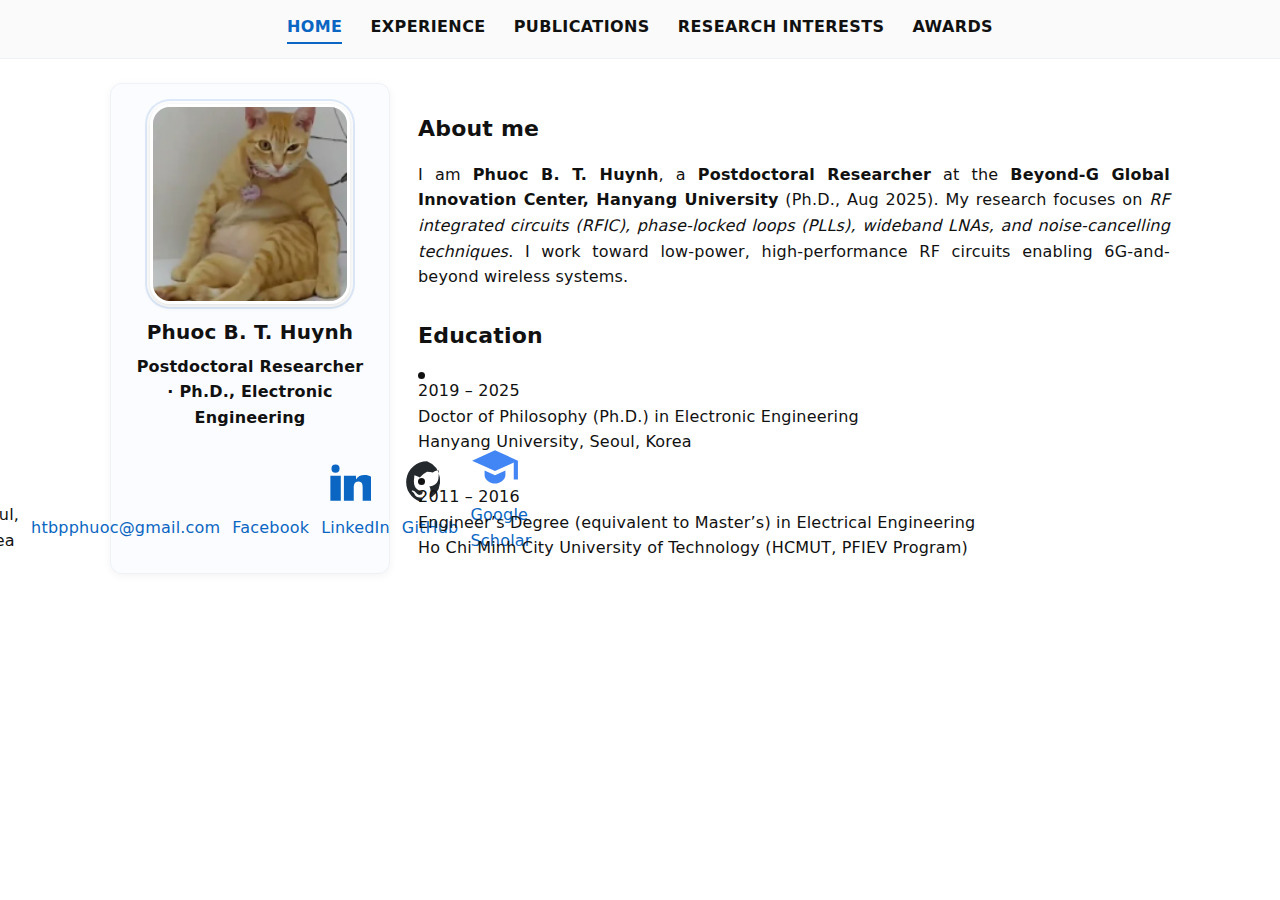
<file: index.html>
<!doctype html>
<html lang="en">
<head>
  <meta charset="utf-8"/>
  <meta name="viewport" content="width=device-width,initial-scale=1"/>
  <title>Home – Phuoc B. T. Huynh</title>
  <link rel="stylesheet" href="style.css">
</head>
<body>
  <div class="topnav">
    <a class="active" href="index.html">Home</a>
    <a href="experience.html">Experience</a>
    <a href="publications.html">Publications</a>
    <a href="research.html">Research Interests</a>
    <a href="awards.html">Awards</a>
  </div>

  <div class="layout">
    <aside class="sidebar">
      <img class="avatar" src="avatar.jpg" alt="Profile photo"/>
      <div class="name">Phuoc B. T. Huynh</div>
      <div class="subtitle">Postdoctoral Researcher · Ph.D., Electronic Engineering</div>
      <ul class="social-list">
        <li><span class="icon location"></span><span class="label">Seoul, Korea</span></li>
        <li><span class="icon email"></span><a class="label" href="mailto:htbpphuoc@gmail.com">htbpphuoc@gmail.com</a></li>
        <li><span class="icon facebook"></span><a class="label" href="https://www.facebook.com/htbpphuoc" target="_blank" rel="noopener">Facebook</a></li>
        <li><span class="icon linkedin"></span><a class="label" href="https://kr.linkedin.com/in/phuoc-b-t-huynh-37b269137" target="_blank" rel="noopener">LinkedIn</a></li>
        <li><span class="icon github"></span><a class="label" href="https://github.com/annadotcom" target="_blank" rel="noopener">GitHub</a></li>
        <li><span class="icon scholar"></span><a class="label" href="https://scholar.google.com/citations?user=jL9vHOEAAAAJ&hl=en" target="_blank" rel="noopener">Google Scholar</a></li>
      </ul>
    </aside>

    <main class="content">
      <h1>About me</h1>
      <p>
        I am <strong>Phuoc B. T. Huynh</strong>, a <strong>Postdoctoral Researcher</strong> at the
        <strong>Beyond-G Global Innovation Center, Hanyang University</strong> (Ph.D., Aug 2025).
        My research focuses on <em>RF integrated circuits (RFIC), phase-locked loops (PLLs), wideband LNAs, and noise-cancelling techniques</em>.
        I work toward low-power, high-performance RF circuits enabling 6G-and-beyond wireless systems.
      </p>

      <h2>Education</h2>
      <div class="timeline">
        <div class="timeline-item">
          <div class="timeline-dot"></div>
          <div class="timeline-content">
            <div class="edu-period">2019 – 2025</div>
            <div class="edu-degree">Doctor of Philosophy (Ph.D.) in Electronic Engineering</div>
            <div class="edu-school">Hanyang University, Seoul, Korea</div>
          </div>
        </div>

        <div class="timeline-item">
          <div class="timeline-dot"></div>
          <div class="timeline-content">
            <div class="edu-period">2011 – 2016</div>
            <div class="edu-degree">Engineer’s Degree (equivalent to Master’s) in Electrical Engineering</div>
            <div class="edu-school">Ho Chi Minh City University of Technology (HCMUT, PFIEV Program)</div>
          </div>
        </div>
      </div>
    </main>
  </div>
</body>
</html>
</file>
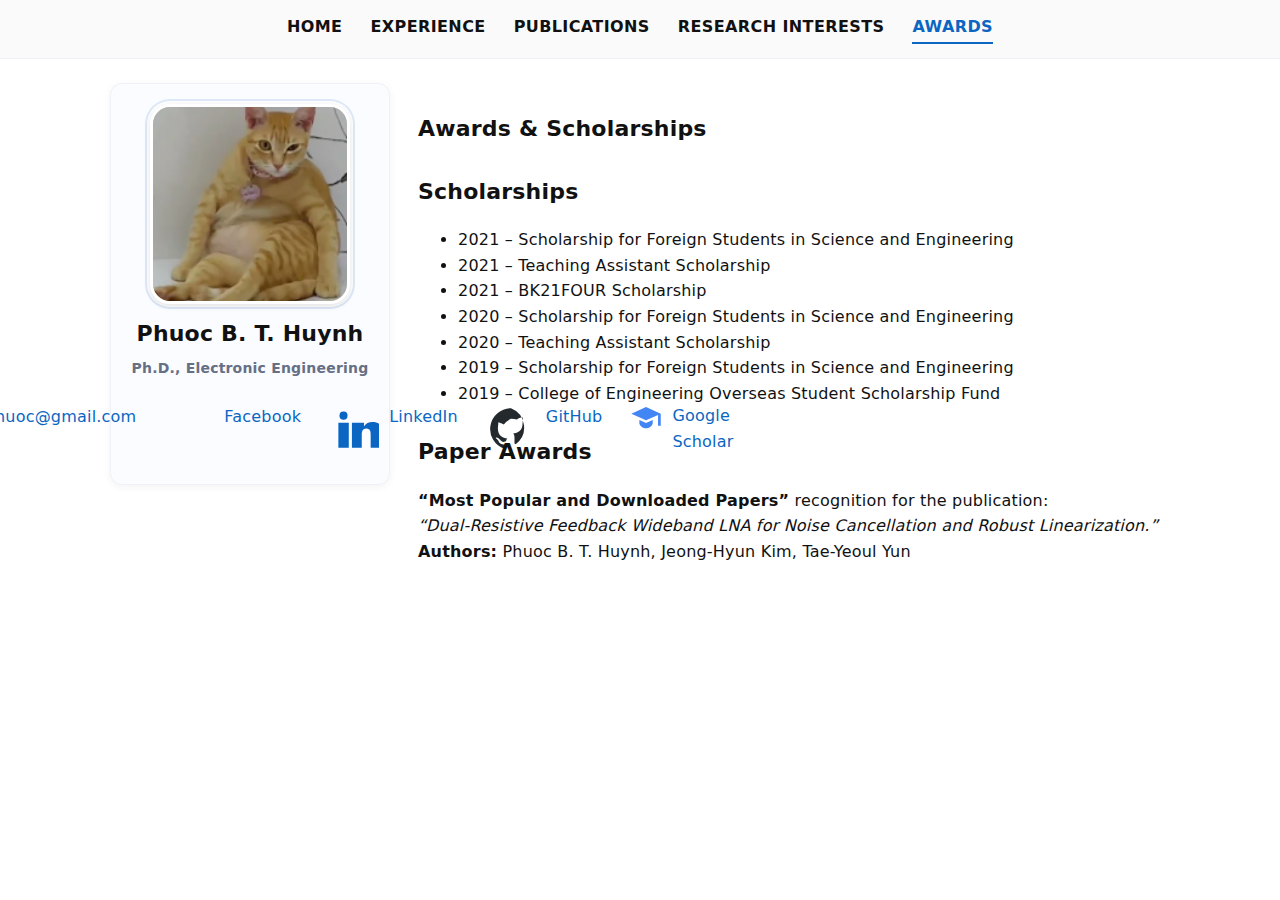
<file: award.html>
<!doctype html>
<html lang="en">
<head>
  <meta charset="utf-8"/>
  <meta name="viewport" content="width=device-width,initial-scale=1"/>
  <title>Awards – Phuoc B. T. Huynh</title>
  <link rel="stylesheet" href="style.css">
  <style>
    /* Fallback to be safe (override if CSS cached/bug) */
    .layout{max-width:1100px;margin:24px auto;display:flex;gap:28px;align-items:flex-start;padding:0 20px}
    @media (max-width:820px){.layout{flex-direction:column}}
    .sidebar{flex:0 0 300px;background:#fbfcff;border:1px solid #eef2f7;border-radius:12px;padding:20px}
    .content{flex:1 1 auto;min-width:0;color:#111}
    .name{font-size:22px;font-weight:700;text-align:center;margin:6px 0 6px}
    .subtitle{color:#667085;text-align:center;font-size:14px;margin:0 0 14px}
    .social-list{list-style:none;padding:0;margin:0}
    .social-list li{display:flex;gap:10px;padding:10px 8px;border-radius:8px}
  </style>
</head>
<body>

  <!-- topnav -->
  <div class="topnav">
    <a href="index.html">Home</a>
    <a href="experience.html">Experience</a>
    <a href="publications.html">Publications</a>
    <a href="research.html">Research Interests</a>
    <a class="active" href="awards.html">Awards</a>
  </div>

  <div class="layout">
    <!-- sidebar -->
    <aside class="sidebar">
      <img class="avatar" src="avatar.jpg" alt="Profile photo"/>
      <div class="name">Phuoc B. T. Huynh</div>
      <div class="subtitle">Ph.D., Electronic Engineering</div>
      <ul class="social-list">
        <li><span class="icon location"></span><span class="label">Seoul, Korea</span></li>
        <li><span class="icon email"></span><a class="label" href="mailto:htbpphuoc@gmail.com">htbpphuoc@gmail.com</a></li>
        <li><span class="icon facebook"></span><a class="label" href="https://www.facebook.com/htbpphuoc" target="_blank" rel="noopener">Facebook</a></li>
        <li><span class="icon linkedin"></span><a class="label" href="https://kr.linkedin.com/in/phuoc-b-t-huynh-37b269137" target="_blank" rel="noopener">LinkedIn</a></li>
        <li><span class="icon github"></span><a class="label" href="https://github.com/annadotcom" target="_blank" rel="noopener">GitHub</a></li>
        <li><span class="icon scholar"></span><a class="label" href="https://scholar.google.com/citations?user=jL9vHOEAAAAJ&hl=en" target="_blank" rel="noopener">Google Scholar</a></li>
      </ul>
    </aside>

    <!-- main content -->
    <main class="content">
      <h1>Awards & Scholarships</h1>

      <h2>Scholarships</h2>
      <ul>
        <li>2021 – Scholarship for Foreign Students in Science and Engineering</li>
        <li>2021 – Teaching Assistant Scholarship</li>
        <li>2021 – BK21FOUR Scholarship</li>
        <li>2020 – Scholarship for Foreign Students in Science and Engineering</li>
        <li>2020 – Teaching Assistant Scholarship</li>
        <li>2019 – Scholarship for Foreign Students in Science and Engineering</li>
        <li>2019 – College of Engineering Overseas Student Scholarship Fund</li>
      </ul>

      <h2>Paper Awards</h2>
      <p>
        <strong>“Most Popular and Downloaded Papers”</strong> recognition for the publication:<br>
        <em>“Dual-Resistive Feedback Wideband LNA for Noise Cancellation and Robust Linearization.”</em><br>
        <strong>Authors:</strong> Phuoc B. T. Huynh, Jeong-Hyun Kim, Tae-Yeoul Yun
      </p>
    </main>
  </div>
</body>
</html>
</file>
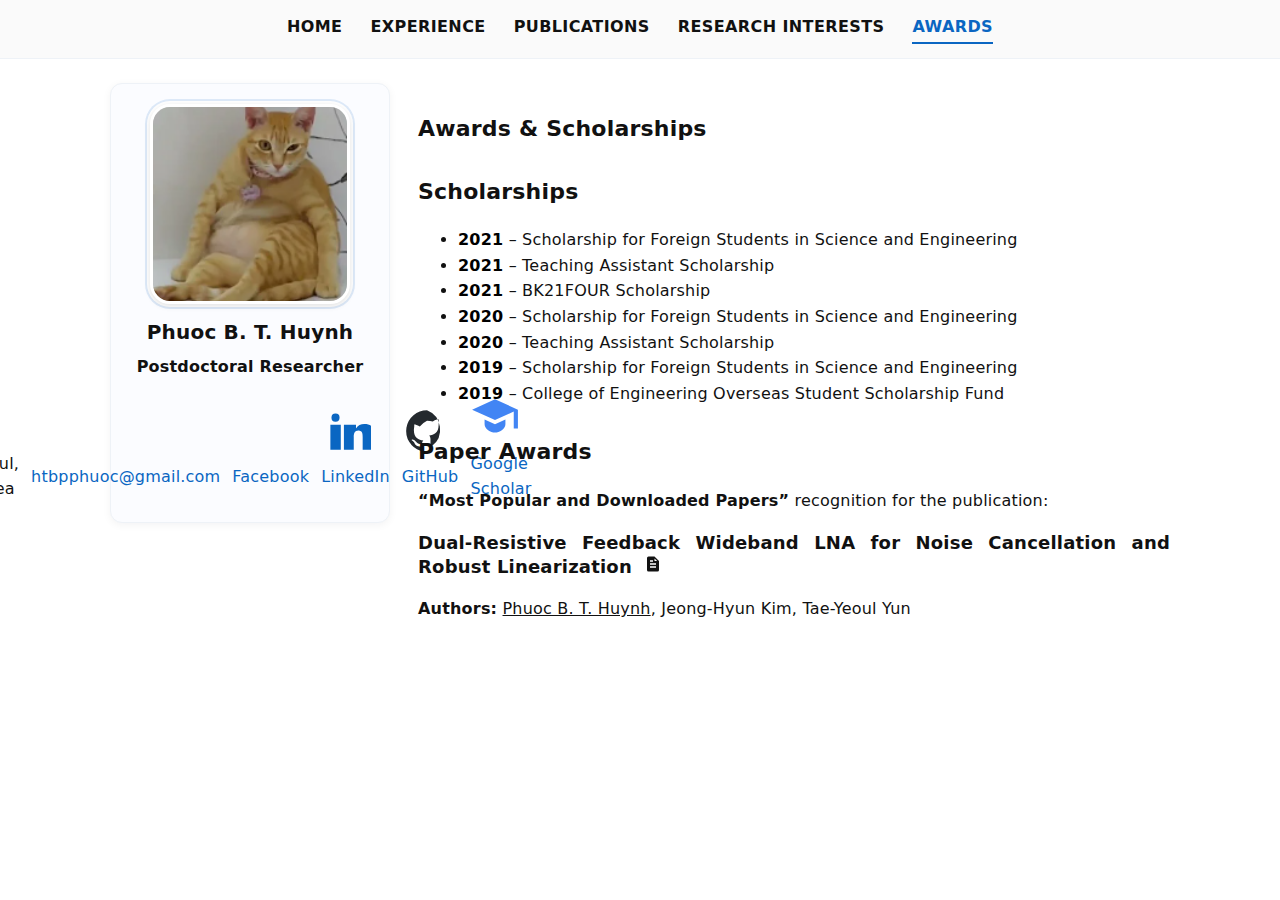
<file: awards.html>
<!doctype html>
<html lang="en">
<head>
  <meta charset="utf-8"/>
  <meta name="viewport" content="width=device-width,initial-scale=1"/>
  <title>Awards – Phuoc B. T. Huynh</title>
  <link rel="stylesheet" href="style.css">
</head>
<body>

  <!-- topnav -->
  <div class="topnav">
    <a href="index.html">Home</a>
    <a href="experience.html">Experience</a>
    <a href="publications.html">Publications</a>
    <a href="research.html">Research Interests</a>
    <a class="active" href="awards.html">Awards</a>
  </div>

  <div class="layout">
    <!-- sidebar -->
    <aside class="sidebar">
      <img class="avatar" src="avatar.jpg" alt="Profile photo"/>
      <div class="name">Phuoc B. T. Huynh</div>
      <div class="subtitle">Postdoctoral Researcher</div>
      <ul class="social-list">
        <li><span class="icon location"></span><span class="label">Seoul, Korea</span></li>
        <li><span class="icon email"></span><a class="label" href="mailto:htbpphuoc@gmail.com">htbpphuoc@gmail.com</a></li>
        <li><span class="icon facebook"></span><a class="label" href="https://www.facebook.com/htbpphuoc" target="_blank">Facebook</a></li>
        <li><span class="icon linkedin"></span><a class="label" href="https://kr.linkedin.com/in/phuoc-b-t-huynh-37b269137" target="_blank">LinkedIn</a></li>
        <li><span class="icon github"></span><a class="label" href="https://github.com/annadotcom" target="_blank">GitHub</a></li>
        <li><span class="icon scholar"></span><a class="label" href="https://scholar.google.com/citations?user=jL9vHOEAAAAJ&hl=en" target="_blank">Google Scholar</a></li>
      </ul>
    </aside>

    <!-- main content -->
    <main class="content">
      <h1>Awards & Scholarships</h1>

      <h2>Scholarships</h2>
      <ul>
        <li><strong>2021</strong> – Scholarship for Foreign Students in Science and Engineering</li>
        <li><strong>2021</strong> – Teaching Assistant Scholarship</li>
        <li><strong>2021</strong> – BK21FOUR Scholarship</li>
        <li><strong>2020</strong> – Scholarship for Foreign Students in Science and Engineering</li>
        <li><strong>2020</strong> – Teaching Assistant Scholarship</li>
        <li><strong>2019</strong> – Scholarship for Foreign Students in Science and Engineering</li>
        <li><strong>2019</strong> – College of Engineering Overseas Student Scholarship Fund</li>
      </ul>

      <h2>Paper Awards</h2>
      <p>
        <strong>“Most Popular and Downloaded Papers”</strong> recognition for the publication:
      </p>
      <p class="title">
        <strong>Dual-Resistive Feedback Wideband LNA for Noise Cancellation and Robust Linearization</strong>
        <a class="paper-link" href="https://ieeexplore.ieee.org/document/9678957" target="_blank" rel="noopener" aria-label="Open paper">
          <svg viewBox="0 0 24 24" class="paper">
            <path d="M14 2H6a2 2 0 0 0-2 2v16a2 2 0 0 0 2 2h12a2 2 0 0 0 2-2V8l-6-6Zm0 2.5 3.5 3.5H14V4.5ZM8 11h8v2H8v-2Zm0 4h8v2H8v-2Zm0-8h4v2H8V7Z"/>
          </svg>
        </a>
      </p>
      <p>
        <strong>Authors:</strong> <u>Phuoc B. T. Huynh</u>, Jeong-Hyun Kim, Tae-Yeoul Yun
      </p>
    </main>
  </div>
</body>
</html>
</file>
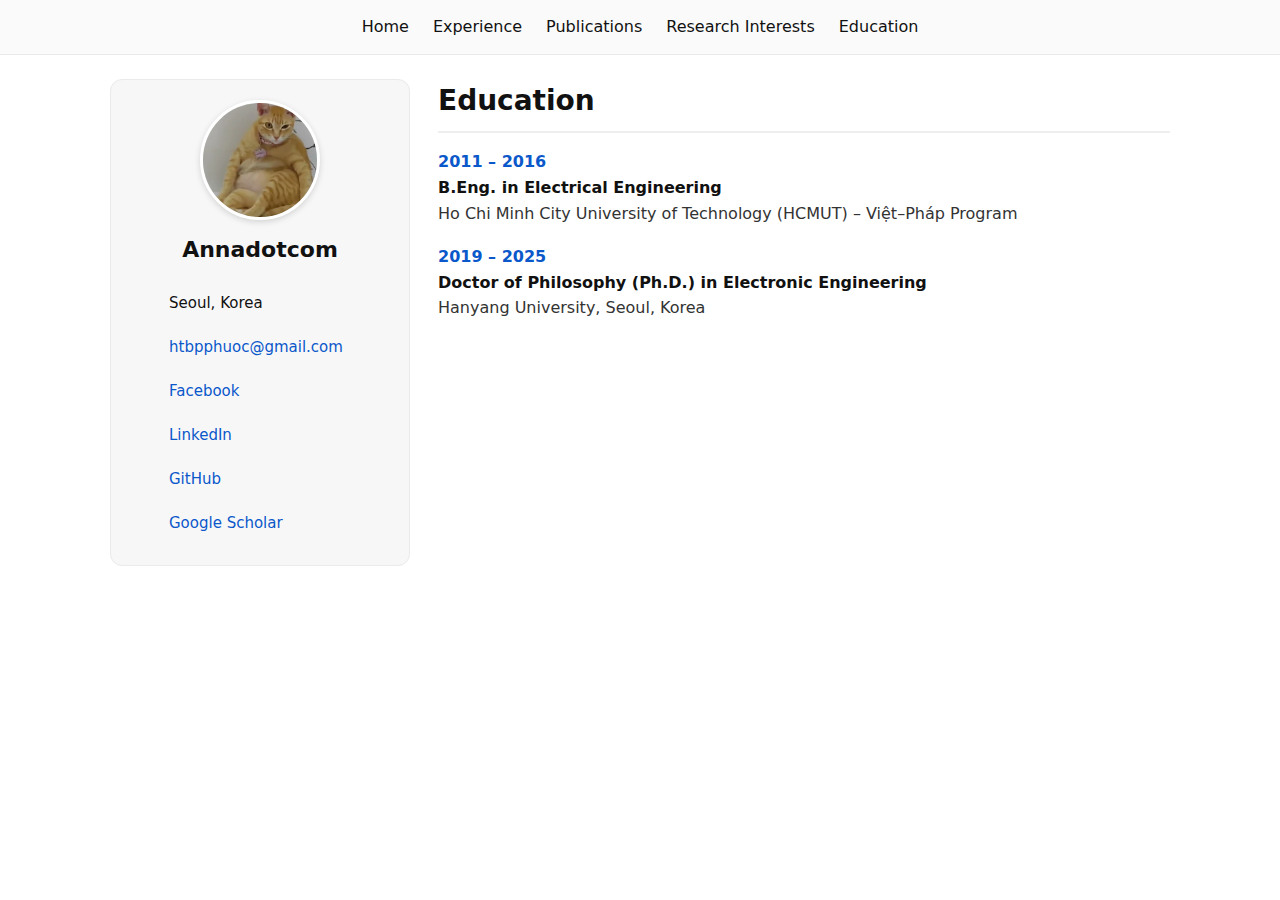
<file: education.html>
<!doctype html>
<html lang="en">
<head>
<meta charset="utf-8"/>
<meta name="viewport" content="width=device-width,initial-scale=1"/>
<title>Education – Annadotcom</title>
<style>
  :root{
    --bg:#ffffff; --fg:#111; --muted:#666; --link:#0a58ca; --card:#f7f7f8; --line:#eaeaea;
    --facebook:#1877F2; --linkedin:#0A66C2; --github:#24292e; --scholar:#4285F4; --email:#ea4335; --location:#333;
    --hover:#f0f3ff;
  }
  *{box-sizing:border-box}
  body{margin:0; color:var(--fg); background:var(--bg); font:16px/1.6 system-ui,-apple-system,Segoe UI,Roboto,Arial}
  a{color:var(--link); text-decoration:none}
  .topnav{
    padding:14px 20px; border-bottom:1px solid var(--line); background:#fafafa;
    display:flex; justify-content:center; gap:24px; flex-wrap:wrap;
  }
  .topnav a{color:var(--fg)}
  .topnav a:hover{text-decoration:underline}
  .layout{max-width:1100px; margin:24px auto; display:grid; grid-template-columns: 300px 1fr; gap:28px; padding:0 20px}
  @media (max-width: 820px){ .layout{grid-template-columns: 1fr} }
  .sidebar{background:var(--card); border:1px solid var(--line); border-radius:12px; padding:20px}
  .avatar{width:120px;height:120px;border-radius:50%;object-fit:cover;display:block;margin:0 auto 12px auto;background:#ddd;border:3px solid #fff;box-shadow:0 2px 6px rgba(0,0,0,.15)}
  .name{font-size:22px;font-weight:700;text-align:center;margin:6px 0 14px}
  .social-list{list-style:none;padding:0;margin:0}
  .social-list li{display:flex;align-items:center;gap:10px;padding:10px 8px;border-radius:8px}
  .social-list li:hover{background:var(--hover)}
  .icon{width:20px;height:20px;display:inline-block;background-size:contain;background-repeat:no-repeat}
  .label{font-size:15px}

  /* main content */
  .content h1{font-size:28px;font-weight:700;border-bottom:2px solid #eee;padding-bottom:8px;margin:0 0 16px}
  .edu-list{list-style:none;padding:0;margin:0}
  .edu-list li{margin-bottom:18px}
  .edu-period{font-weight:600;color:#0a58ca}
  .edu-degree{font-weight:600}
  .edu-school{color:#333}
</style>
</head>
<body>

  <!-- top menu -->
  <div class="topnav">
    <a href="index.html">Home</a>
    <a href="experience.html">Experience</a>
    <a href="publications.html">Publications</a>
    <a href="research.html">Research Interests</a>
    <a href="education.html">Education</a>
  </div>

  <div class="layout">
    <!-- sidebar -->
    <aside class="sidebar">
      <img class="avatar" src="avatar.jpg" alt="Profile photo"/>
      <div class="name">Annadotcom</div>
      <ul class="social-list">
        <li><span class="icon location"></span><span class="label">Seoul, Korea</span></li>
        <li><span class="icon email"></span><a class="label" href="mailto:htbpphuoc@gmail.com">htbpphuoc@gmail.com</a></li>
        <li><span class="icon facebook"></span><a class="label" href="https://www.facebook.com/htbpphuoc" target="_blank">Facebook</a></li>
        <li><span class="icon linkedin"></span><a class="label" href="https://kr.linkedin.com/in/phuoc-b-t-huynh-37b269137" target="_blank">LinkedIn</a></li>
        <li><span class="icon github"></span><a class="label" href="https://github.com/annadotcom" target="_blank">GitHub</a></li>
        <li><span class="icon scholar"></span><a class="label" href="https://scholar.google.com/citations?user=jL9vHOEAAAAJ&hl=en" target="_blank">Google Scholar</a></li>
      </ul>
    </aside>

    <!-- main content -->
    <main class="content">
      <h1>Education</h1>
      <ul class="edu-list">
        <li>
          <div class="edu-period">2011 – 2016</div>
          <div class="edu-degree">B.Eng. in Electrical Engineering</div>
          <div class="edu-school">Ho Chi Minh City University of Technology (HCMUT) – Việt–Pháp Program</div>
        </li>
        <li>
          <div class="edu-period">2019 – 2025</div>
          <div class="edu-degree">Doctor of Philosophy (Ph.D.) in Electronic Engineering</div>
          <div class="edu-school">Hanyang University, Seoul, Korea</div>
        </li>
      </ul>
    </main>
  </div>
</body>
</html>
</file>
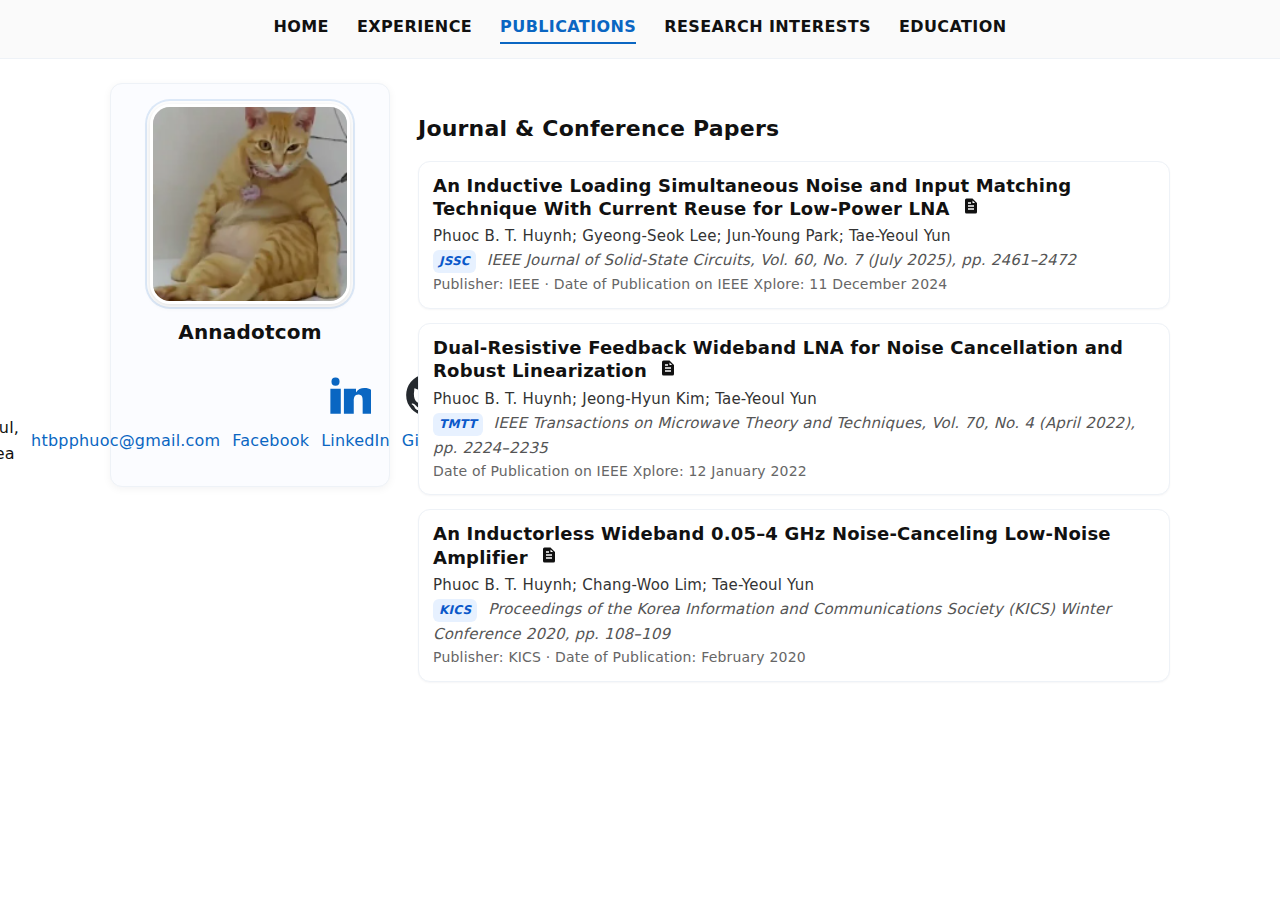
<file: publications.html>
<!doctype html>
<html lang="en">
<head>
  <meta charset="utf-8"/>
  <meta name="viewport" content="width=device-width,initial-scale=1"/>
  <title>Publications – Annadotcom</title>
  <!-- DÙNG CSS CHUNG -->
  <link rel="stylesheet" href="style.css">
</head>
<body>

  <!-- centered top menu -->
  <div class="topnav">
    <a href="index.html">Home</a>
    <a href="experience.html">Experience</a>
    <a class="active" href="publications.html">Publications</a>
    <a href="research.html">Research Interests</a>
    <a href="education.html">Education</a>
  </div>

  <div class="layout">
    <!-- sidebar -->
    <aside class="sidebar">
      <img class="avatar" src="avatar.jpg" alt="Profile photo"/>
      <div class="name">Annadotcom</div>
      <ul class="social-list">
        <li><span class="icon location"></span><span class="label">Seoul, Korea</span></li>
        <li><span class="icon email"></span><a class="label" href="mailto:htbpphuoc@gmail.com">htbpphuoc@gmail.com</a></li>
        <li><span class="icon facebook"></span><a class="label" href="https://www.facebook.com/htbpphuoc" target="_blank" rel="noopener">Facebook</a></li>
        <li><span class="icon linkedin"></span><a class="label" href="https://kr.linkedin.com/in/phuoc-b-t-huynh-37b269137" target="_blank" rel="noopener">LinkedIn</a></li>
        <li><span class="icon github"></span><a class="label" href="https://github.com/annadotcom" target="_blank" rel="noopener">GitHub</a></li>
        <li><span class="icon scholar"></span><a class="label" href="https://scholar.google.com/citations?user=jL9vHOEAAAAJ&hl=en" target="_blank" rel="noopener">Google Scholar</a></li>
      </ul>
    </aside>

    <!-- main content -->
    <main class="content">
      <h1>Journal & Conference Papers</h1>
      <ul class="pub-list">

        <!-- Paper 1 -->
        <li class="pub">
          <div class="title">
            <a href="https://ieeexplore.ieee.org/document/10787398" target="_blank" rel="noopener">
              An Inductive Loading Simultaneous Noise and Input Matching Technique With Current Reuse for Low-Power LNA
            </a>
            <a class="paper-link" href="https://ieeexplore.ieee.org/document/10787398" target="_blank" rel="noopener" aria-label="Open paper">
              <svg viewBox="0 0 24 24" class="paper"><path d="M14 2H6a2 2 0 0 0-2 2v16a2 2 0 0 0 2 2h12a2 2 0 0 0 2-2V8l-6-6Zm0 2.5 3.5 3.5H14V4.5ZM8 11h8v2H8v-2Zm0 4h8v2H8v-2Zm0-8h4v2H8V7Z"/></svg>
            </a>
          </div>
          <div class="authors">Phuoc B. T. Huynh; Gyeong-Seok Lee; Jun-Young Park; Tae-Yeoul Yun</div>
          <div class="venue"><span class="badge">JSSC</span> IEEE Journal of Solid-State Circuits, Vol. 60, No. 7 (July 2025), pp. 2461–2472</div>
          <div class="meta">Publisher: IEEE · Date of Publication on IEEE Xplore: 11 December 2024</div>
        </li>

        <!-- Paper 2 -->
        <li class="pub">
          <div class="title">
            <a href="https://ieeexplore.ieee.org/document/9678957" target="_blank" rel="noopener">
              Dual-Resistive Feedback Wideband LNA for Noise Cancellation and Robust Linearization
            </a>
            <a class="paper-link" href="https://ieeexplore.ieee.org/document/9678957" target="_blank" rel="noopener" aria-label="Open paper">
              <svg viewBox="0 0 24 24" class="paper"><path d="M14 2H6a2 2 0 0 0-2 2v16a2 2 0 0 0 2 2h12a2 2 0 0 0 2-2V8l-6-6Zm0 2.5 3.5 3.5H14V4.5ZM8 11h8v2H8v-2Zm0 4h8v2H8v-2Zm0-8h4v2H8V7Z"/></svg>
            </a>
          </div>
          <div class="authors">Phuoc B. T. Huynh; Jeong-Hyun Kim; Tae-Yeoul Yun</div>
          <div class="venue"><span class="badge">TMTT</span> IEEE Transactions on Microwave Theory and Techniques, Vol. 70, No. 4 (April 2022), pp. 2224–2235</div>
          <div class="meta">Date of Publication on IEEE Xplore: 12 January 2022</div>
        </li>

        <!-- Paper 3 (NEW) -->
        <li class="pub">
          <div class="title">
            <a href="https://www.dbpia.co.kr/Journal/articleDetail?nodeId=NODE09346201" target="_blank" rel="noopener">
              An Inductorless Wideband 0.05–4 GHz Noise-Canceling Low-Noise Amplifier
            </a>
            <a class="paper-link" href="https://www.dbpia.co.kr/Journal/articleDetail?nodeId=NODE09346201" target="_blank" rel="noopener" aria-label="Open paper">
              <svg viewBox="0 0 24 24" class="paper"><path d="M14 2H6a2 2 0 0 0-2 2v16a2 2 0 0 0 2 2h12a2 2 0 0 0 2-2V8l-6-6Zm0 2.5 3.5 3.5H14V4.5ZM8 11h8v2H8v-2Zm0 4h8v2H8v-2Zm0-8h4v2H8V7Z"/></svg>
            </a>
          </div>
          <div class="authors">Phuoc B. T. Huynh; Chang-Woo Lim; Tae-Yeoul Yun</div>
          <div class="venue">
            <span class="badge">KICS</span> Proceedings of the Korea Information and Communications Society (KICS) Winter Conference 2020, pp. 108–109
          </div>
          <div class="meta">Publisher: KICS · Date of Publication: February 2020</div>
        </li>

      </ul>
    </main>
  </div>
</body>
</html>
</file>
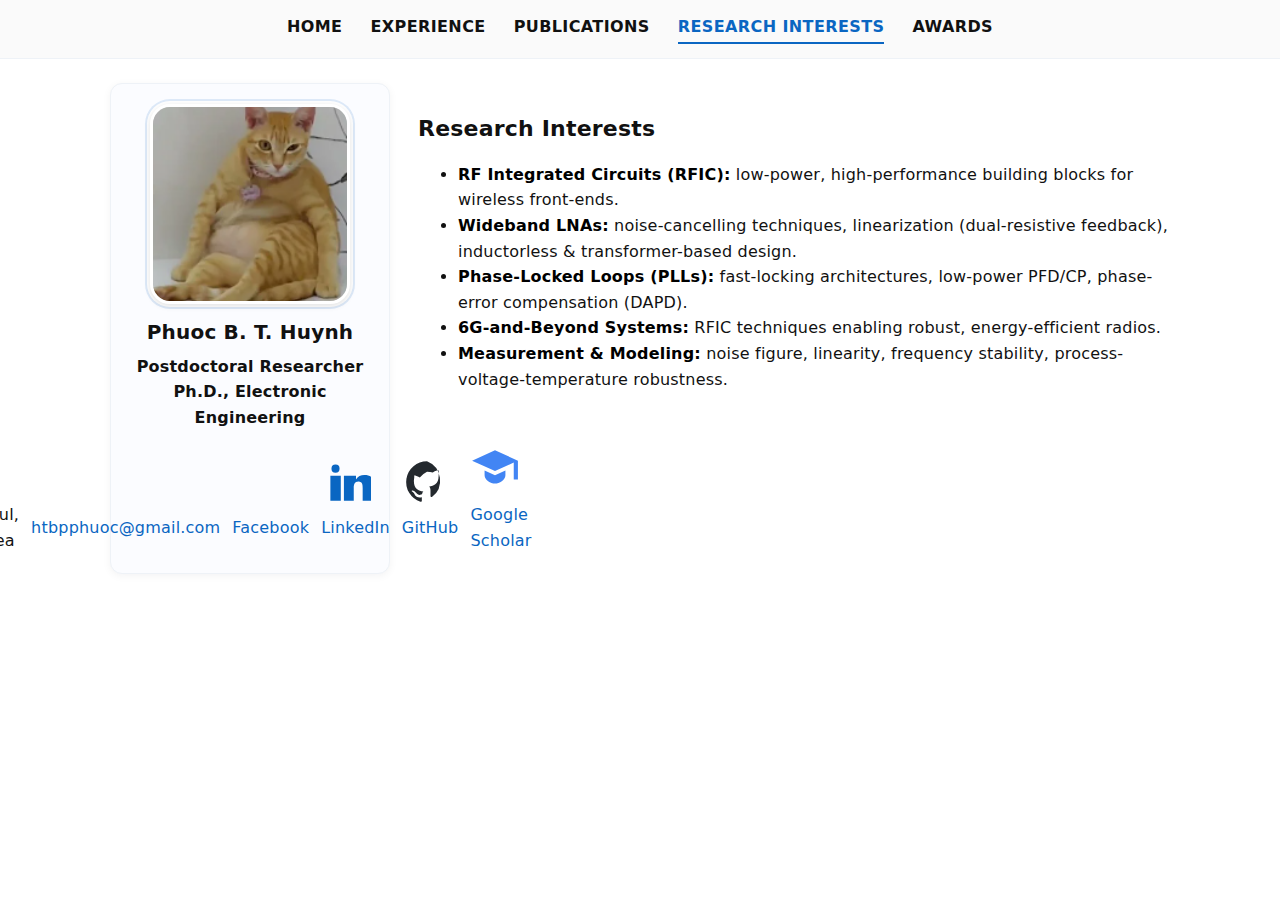
<file: research.html>
<!doctype html>
<html lang="en">
<head>
  <meta charset="utf-8"/>
  <meta name="viewport" content="width=device-width,initial-scale=1"/>
  <title>Research Interests – Phuoc B. T. Huynh</title>
  <link rel="stylesheet" href="style.css">
</head>
<body>
  <div class="topnav">
    <a href="index.html">Home</a>
    <a href="experience.html">Experience</a>
    <a href="publications.html">Publications</a>
    <a class="active" href="research.html">Research Interests</a>
    <a href="awards.html">Awards</a>
  </div>

  <div class="layout">
    <aside class="sidebar">
      <img class="avatar" src="avatar.jpg" alt="Profile photo"/>
      <div class="name">Phuoc B. T. Huynh</div>
      <div class="subtitle">Postdoctoral Researcher<br/>Ph.D., Electronic Engineering</div>
      <ul class="social-list">
        <li><span class="icon location"></span><span class="label">Seoul, Korea</span></li>
        <li><span class="icon email"></span><a class="label" href="mailto:htbpphuoc@gmail.com">htbpphuoc@gmail.com</a></li>
        <li><span class="icon facebook"></span><a class="label" href="https://www.facebook.com/htbpphuoc" target="_blank" rel="noopener">Facebook</a></li>
        <li><span class="icon linkedin"></span><a class="label" href="https://kr.linkedin.com/in/phuoc-b-t-huynh-37b269137" target="_blank" rel="noopener">LinkedIn</a></li>
        <li><span class="icon github"></span><a class="label" href="https://github.com/annadotcom" target="_blank" rel="noopener">GitHub</a></li>
        <li><span class="icon scholar"></span><a class="label" href="https://scholar.google.com/citations?user=jL9vHOEAAAAJ&hl=en" target="_blank" rel="noopener">Google Scholar</a></li>
      </ul>
    </aside>

    <main class="content">
      <h1>Research Interests</h1>
      <ul>
        <li><strong>RF Integrated Circuits (RFIC):</strong> low-power, high-performance building blocks for wireless front-ends.</li>
        <li><strong>Wideband LNAs:</strong> noise-cancelling techniques, linearization (dual-resistive feedback), inductorless & transformer-based design.</li>
        <li><strong>Phase-Locked Loops (PLLs):</strong> fast-locking architectures, low-power PFD/CP, phase-error compensation (DAPD).</li>
        <li><strong>6G-and-Beyond Systems:</strong> RFIC techniques enabling robust, energy-efficient radios.</li>
        <li><strong>Measurement & Modeling:</strong> noise figure, linearity, frequency stability, process-voltage-temperature robustness.</li>
      </ul>
    </main>
  </div>
</body>
</html>
</file>
<file: style.css>
/* === Theme variables ========================================= */
:root{
  --bg:#fff;           /* site background */
  --fg:#111;              /* base text */
  --muted:#111;        /* secondary text */
  --link:#0a66c2;         /* default link color (content area) */

  --card:#fbfcff;         /* sidebar card bg */
  --line:#eef2f7;         /* thin borders */
  --hover:#f2f6ff;        /* hover row bg */
  --paper:#6f42c1;        /* tiny paper icon color */

  --accent:#0a66c2;       /* active nav underline */

  --year:#111;         /* section/year heading color */
  --social-text:#A8BBA3;  /* sidebar social label color */

  --pending:#FFDBB6;      /* pending label color */
  --pending-bg:#fffaf5;   /* very light background */
}

/* === Base ===================================================== */
*{box-sizing:border-box}
html,body{margin:0;padding:0}
body{
  background:var(--bg);
  color:var(--fg);
  font:16px/1.6 system-ui,-apple-system,Segoe UI,Roboto,Arial;
  letter-spacing:.2px;
}
a{color:var(--link); text-decoration:none}
a:hover{text-decoration:underline}

/* === Top nav: centered, UPPERCASE, bold ======================= */
.topnav{
  padding:14px 20px; border-bottom:1px solid var(--line); background:#fafafa;
  display:flex; justify-content:center; gap:28px; flex-wrap:wrap;
}
.topnav a{
  color:var(--fg);
  text-transform:uppercase;
  font-weight:700;
  letter-spacing:.4px;
}
.topnav a.active{
  color:var(--accent);
  border-bottom:2px solid var(--accent);
  padding-bottom:2px;
}

/* === Layout (flex, sidebar không kéo dài) ===================== */
.layout{
  max-width:1100px; margin:24px auto;
  display:flex; gap:28px; align-items:flex-start;
  padding:0 20px;
}
@media (max-width:820px){ .layout{flex-direction:column} }


/* === Sidebar =================================================== */
.sidebar{
  flex:0 0 280px;
  width:280px;
  min-width:280px;
  max-width:280px;
  align-self:flex-start;
  overflow-wrap:break-word;
  background:var(--card);
  border:1px solid var(--line);
  border-radius:12px;
  padding:20px;
  height:auto;
  box-shadow:0 2px 8px rgba(16,24,40,.05);
}

.content p {
  text-align: justify !important; /*căn đều 2 bên*/
  text-justify: inter-word;
  margin-bottom: 1em;
  text-indent: 0;   /* không thụt đầu dòng */
}



.avatar{
  width:200px; height:200px; border-radius:10%; object-fit:cover;
  display:block; margin:0 auto 12px; background:#ddd; border:3px solid #fff;
  box-shadow:0 2px 6px rgba(0,0,0,.12), 0 0 0 3px #fff, 0 0 0 5px rgba(10,102,194,.12);
}
.name{font-size:20px; font-weight:800; text-align:center; margin:6px 0 6px}

/* Mobile: cho sidebar full width */
@media (max-width: 820px){
  .sidebar{
    flex: 1 1 auto !important;
    width: auto !important;
    min-width: 0 !important;
    max-width: none !important;
  }
}

.social-list{
  display:flex;
  justify-content:center;
  align-items:center;
  gap:12px;          /* khoảng cách giữa icon */
  padding:0;
  margin:10px 0 0;
  list-style:none;
}
.social-list li{ margin:0; padding:0; }

.social-list a.icon{
  width:50px; height:50px; /* chỉnh kích thước icon */
  display:block;
  background-size:contain;
  background-repeat:no-repeat;
}

.subtitle{
  text-align:center;
  font-size:16px;
  font-weight:700;     /* in đậm */
  margin:2px 0 14px;
  color:var(--fg);
}


/* Icons (SVG data-URI) */
.icon{width:50px;height:50px;display:inline-block;background-size:contain;background-repeat:no-repeat}
.icon.scholar{background-image:url('data:image/svg+xml;utf8,<svg fill="%234285F4" xmlns="http://www.w3.org/2000/svg" viewBox="0 0 24 24"><path d="M12 3 1 8l11 5 9-4.09V17h2V8L12 3Zm-5 9.73V15c0 2.21 2.91 4 5 4s5-1.79 5-4v-2.27l-5 2.27-5-2.27Z"/></svg>');}
.icon.linkedin{background-image:url('data:image/svg+xml;utf8,<svg fill="%230A66C2" xmlns="http://www.w3.org/2000/svg" viewBox="0 0 24 24"><path d="M6.94 7.5A1.94 1.94 0 1 1 7 3.62 1.94 1.94 0 0 1 6.94 7.5ZM4.5 9h5v12h-5V9Zm7.5 0h4.8v1.64h.07c.67-1.2 2.3-1.96 3.9-1.96 4.17 0 4.93 2.3 4.93 5.29V21H20v-6c0-1.43-.03-3.26-1.99-3.26-1.99 0-2.29 1.55-2.29 3.15V21h-4.72V9Z"/></svg>');}
.icon.github{background-image:url('data:image/svg+xml;utf8,<svg fill="%2324292e" xmlns="http://www.w3.org/2000/svg" viewBox="0 0 24 24"><path d="M12 2a10 10 0 0 0-3.16 19.49c.5.09.68-.22.68-.48v-1.7c-2.77.6-3.36-1.17-3.36-1.17-.46-1.17-1.12-1.48-1.12-1.48-.92-.64.07-.63.07-.63 1.02.07 1.56 1.06 1.56 1.06 .9 1.55 2.37 1.1 2.95.84.09-.66.35-1.1.63-1.36-2.22-.25-4.55-1.12-4.55-5 0-1.1.39-2 .1-2.7 0 0 .84-.27 2.75 1.02A9.6 9.6 0 0 1 12 7.07a9.6 9.6 0 0 1 2.78.38c1.9-1.29 2.74-1.02 2.74-1.02.29.7.1 1.6.05 2.7 0 3.9-2.33 4.75-4.56 5 .36.31.67.92.67 1.86v2.76c0 .26.18.58.69.48A10 10 0 0 0 12 2Z"/></svg>');}

/* === Headings in content ===================================== */
.content h1,
.content h2{
  font-size:22px;
  margin-top:28px;
  color:var(--year);                 
  border-left:0;
  padding-left:0px;
  font-weight:800
}

/* === Publications ============================================ */
.pub-list{list-style:none; padding:0; margin:0}
.pub{
  margin-bottom:14px; padding:12px 14px;
  border:1px solid var(--line); border-radius:12px;
  background:#fff; box-shadow:0 1px 2px rgba(16,24,40,.04);
}
.title{ display:block; font-weight:700; font-size:18px; margin-bottom:4px; line-height:1.3 }
.title a{ color:#111; font-weight:700; text-decoration:none }
.title a:hover{ text-decoration:underline }
.paper-link{ display:inline-block; margin-left:6px; width:18px; height:18px; vertical-align:baseline }
.paper-link svg{ width:18px; height:18px; display:block }
.paper-link svg path {
  fill: var(--year);   /* đồng bộ màu với số năm */
}
.paper-link .paper { fill: var(--year); }   /* icon paper = màu year */
.authors{color:#333; font-size:15px}
.venue{color:#555; font-style:italic; font-size:15px}
.meta{color:#666; font-size:14px}
.badge{ display:inline-block; padding:2px 6px; font-size:12px; font-weight:700; border-radius:6px; background:#e7f1ff; color:#0a58ca; margin-right:6px; }

/* Pending box (bottom) */
.pending-card{
  margin-top:32px; border:1px solid var(--line); border-radius:12px;
  background:#fff; padding:16px; box-shadow:0 1px 2px rgba(16,24,40,.04);
}
.pending-card h3{
  margin:0 0 10px; font-size:18px; font-weight:700;
  color:var(--pending); border-left:4px solid var(--pending); padding-left:8px;
}

/* === Timeline (Education on Home) ============================ */
/* Thụt timeline vào so với tiêu đề (dot lùi vào nhẹ) */
.timeline{
  border-left:none;
  margin-left:0;
  padding-left:0px;   /* chỉnh mức thụt: 12–20px tùy mắt */
}

/* Mỗi item cách nhau gọn gàng */
.timeline-item{
  margin-bottom:22px;
}

.education-flat{
  list-style: none;
  margin: 0;
  padding: 0;
}
.education-flat li{
  margin: 10px 0;
  font-size: 15px;
}
.education-flat li strong{
  display: inline;
  margin-right: 8px;    /* cách một chút giữa năm và text */
  font-weight: 700;
  color: #000;
}


/* Chấm tròn */
.timeline-dot{
  width:7px;
  height:7px;
  border-radius:50%;
  background:#111;
  flex-shrink:0;
  transform:translateY(1px); /* tinh chỉnh viền baseline nhẹ */
}


/* First-author underline */
.me{ text-decoration: underline; }
/* Nếu muốn mọi "Authors:" về chữ thường (không bold) */
.authors-label{ font-weight:400; }

/* Years in lists (Experience/Service) keep black & bold */
.content ul li strong{ color:#000 }

.email-address {
  text-align: center;   /* căn giữa nội dung trong div */
  margin-bottom: 12px;
  font-size: 15px;
}
.email-address a {
  color: var(--link);
  font-weight: 500;
  text-decoration: none;
}
.email-address a:hover {
  text-decoration: underline;
}

/* Trang Awards */
.awards-flat{
  list-style:none;
  margin:0;
  padding:0;
}
.awards-flat li{
  margin:6px 0;
  font-size:15px;
}
.awards-flat li strong {
  display:inline;
  margin-right:8px;   /* khoảng cách nhỏ giữa năm và chữ */
  font-weight:700;
  color:#000;
}



/* ======================= */
/* MOBILE & TABLET (≤820px) */
/* ======================= */
@media (max-width: 820px){

  /* Layout xếp dọc và căn giữa 2 khối (sidebar + content) */
  .layout{
    flex-direction: column;
    align-items: center;      /* quan trọng để card sidebar nằm giữa */
    gap: 20px;
    padding: 0 16px;
  }

  /* Sidebar hiển thị như card ở giữa, không full-bleed */
  .sidebar{
    flex: 0 0 auto;           /* không để flex kéo dãn */
    margin: 0 auto;           /* luôn giữa */
    width: min(92vw, 360px);  /* co theo màn, tối đa 360 */
    max-width: 360px;
    min-width: 260px;
    padding: 16px;
    text-align: center;       /* text trong card giữa */
  }

  /* Avatar + social icon */
  .avatar{ width:160px; height:160px; border-radius:12px; margin:0 auto 12px; }
  .name{ font-size:20px; margin:4px 0 6px; }
  .subtitle{ font-size:15px; line-height:1.3; }
  .email-address{ font-size:14px; margin:6px 0 12px; }
  .social-list{ gap:12px; margin-top:8px; justify-content:center; }
  .social-list a.icon{ width:40px; height:40px; }

  /* Nội dung chính */
  .content{
    width: 100%;
    max-width: 720px;         /* dễ đọc trên mobile lớn */
    padding: 0;
  }
  .content h1{ font-size:22px; }
  .content h2{ font-size:20px; }
  .content p{
    line-height:1.75;
    text-align:justify;
    margin:0 0 14px;
  }

  /* Timeline gọn hơn nếu còn dùng */
  .timeline{ padding-left:12px; }
  .edu-period{ gap:8px; }
  .timeline-dot{ width:8px; height:8px; }

  /* Awards: bỏ thụt sâu list lồng */
  .awards ul{ margin:0 0 14px 0; }
  .awards ul > li{ margin:8px 0; }
  .awards ul ul{ padding-left:0 !important; }
}

/* =================== */
/* SMALL MOBILE (≤480px) */
/* =================== */
@media (max-width: 480px){

  /* Topnav: chữ nhỏ hơn để hạn chế tràn */
  .topnav{ gap:12px; }
  .topnav a{ font-size:13px; }

  body{ font-size:15px; }

  .avatar{ width:140px; height:140px; border-radius:10px; }
  .name{ font-size:19px; }
  .subtitle{ font-size:14px; }
  .email-address{ font-size:13px; }

  .social-list a.icon{ width:36px; height:36px; }

  .content h1{ font-size:20px; margin-top:20px; }
  .content h2{ font-size:18px; margin-top:18px; }

  .timeline{ padding-left:0; }
  .timeline-item{ margin-bottom:16px; }
  .edu-period{ margin-bottom:4px; }
  .timeline-dot{ width:7px; height:7px; }

  /* Awards list */
  .awards ul ul{ padding-left:0 !important; }
}

/* Bỏ bullet + thụt lề Education dạng phẳng trên mọi viewport */
.education-flat{
  list-style:none !important;
  padding-left:0 !important;
  margin-left:0 !important;
}
</file>
